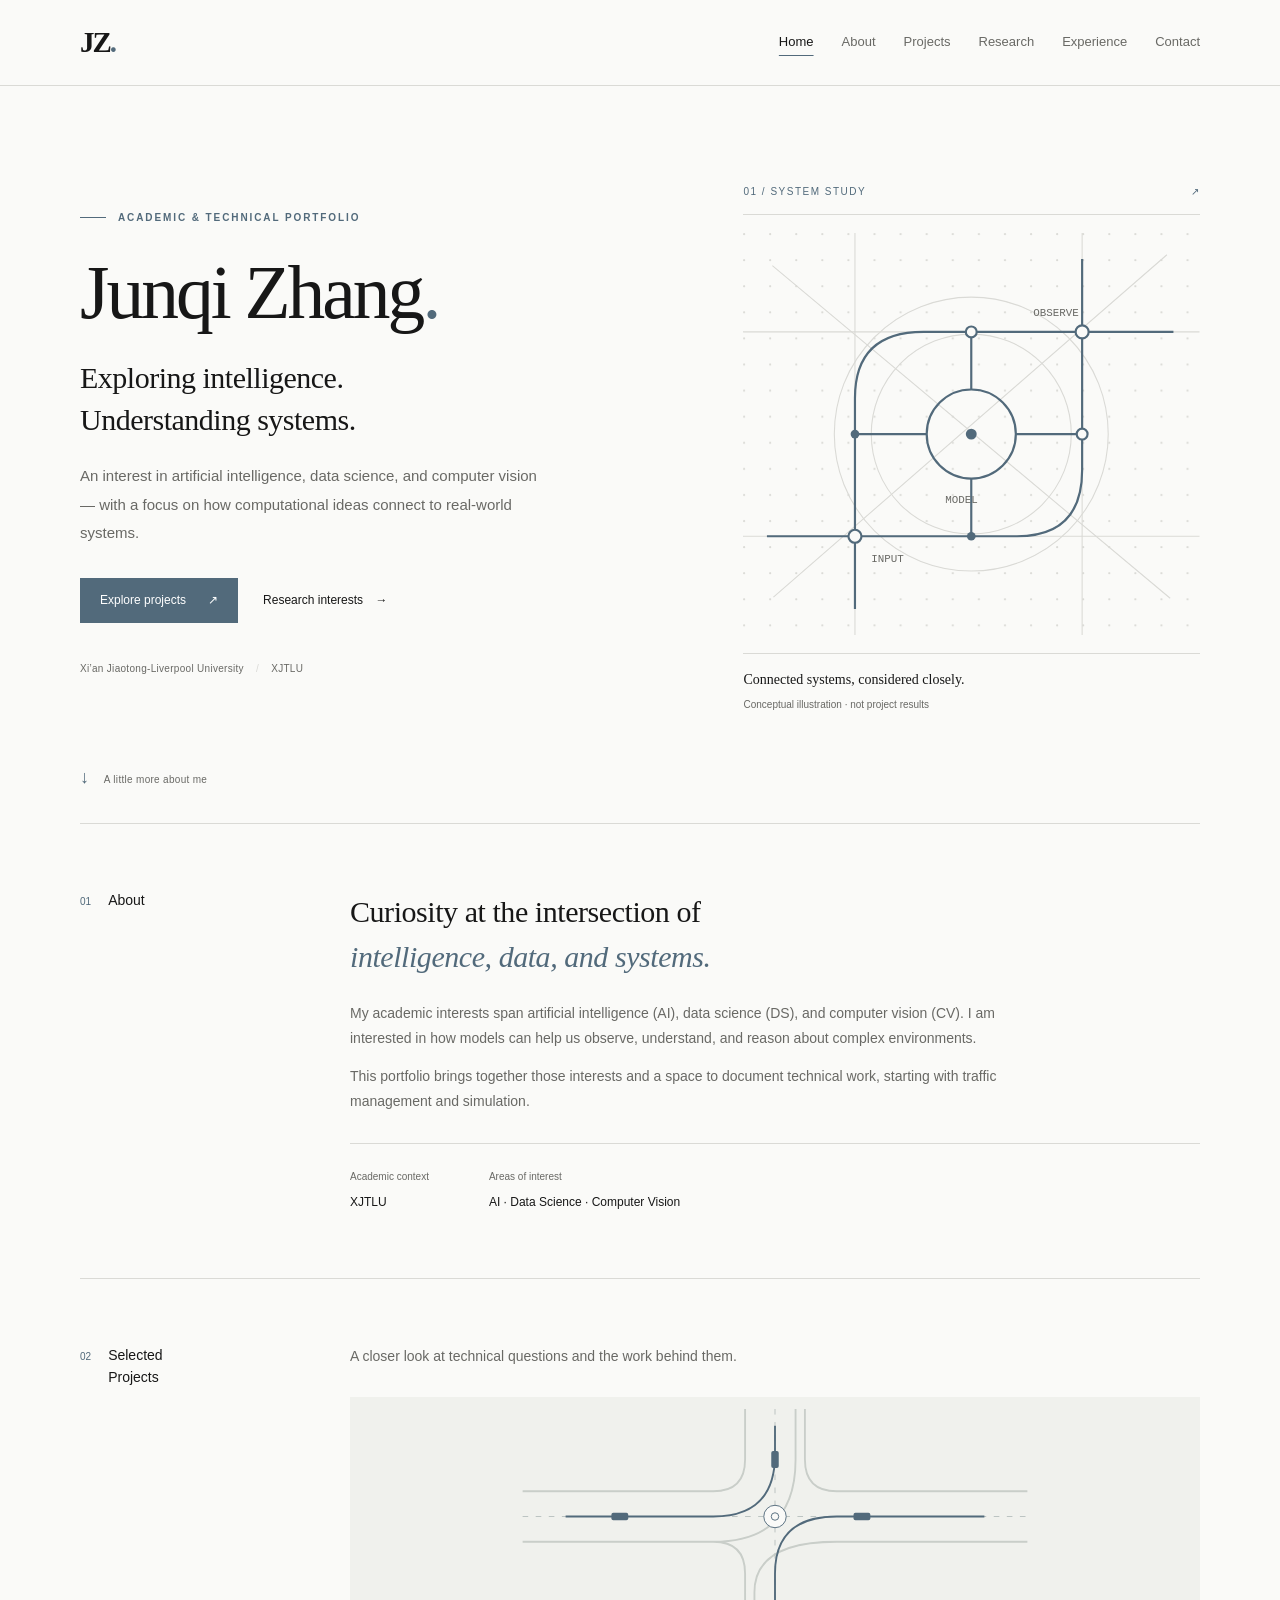
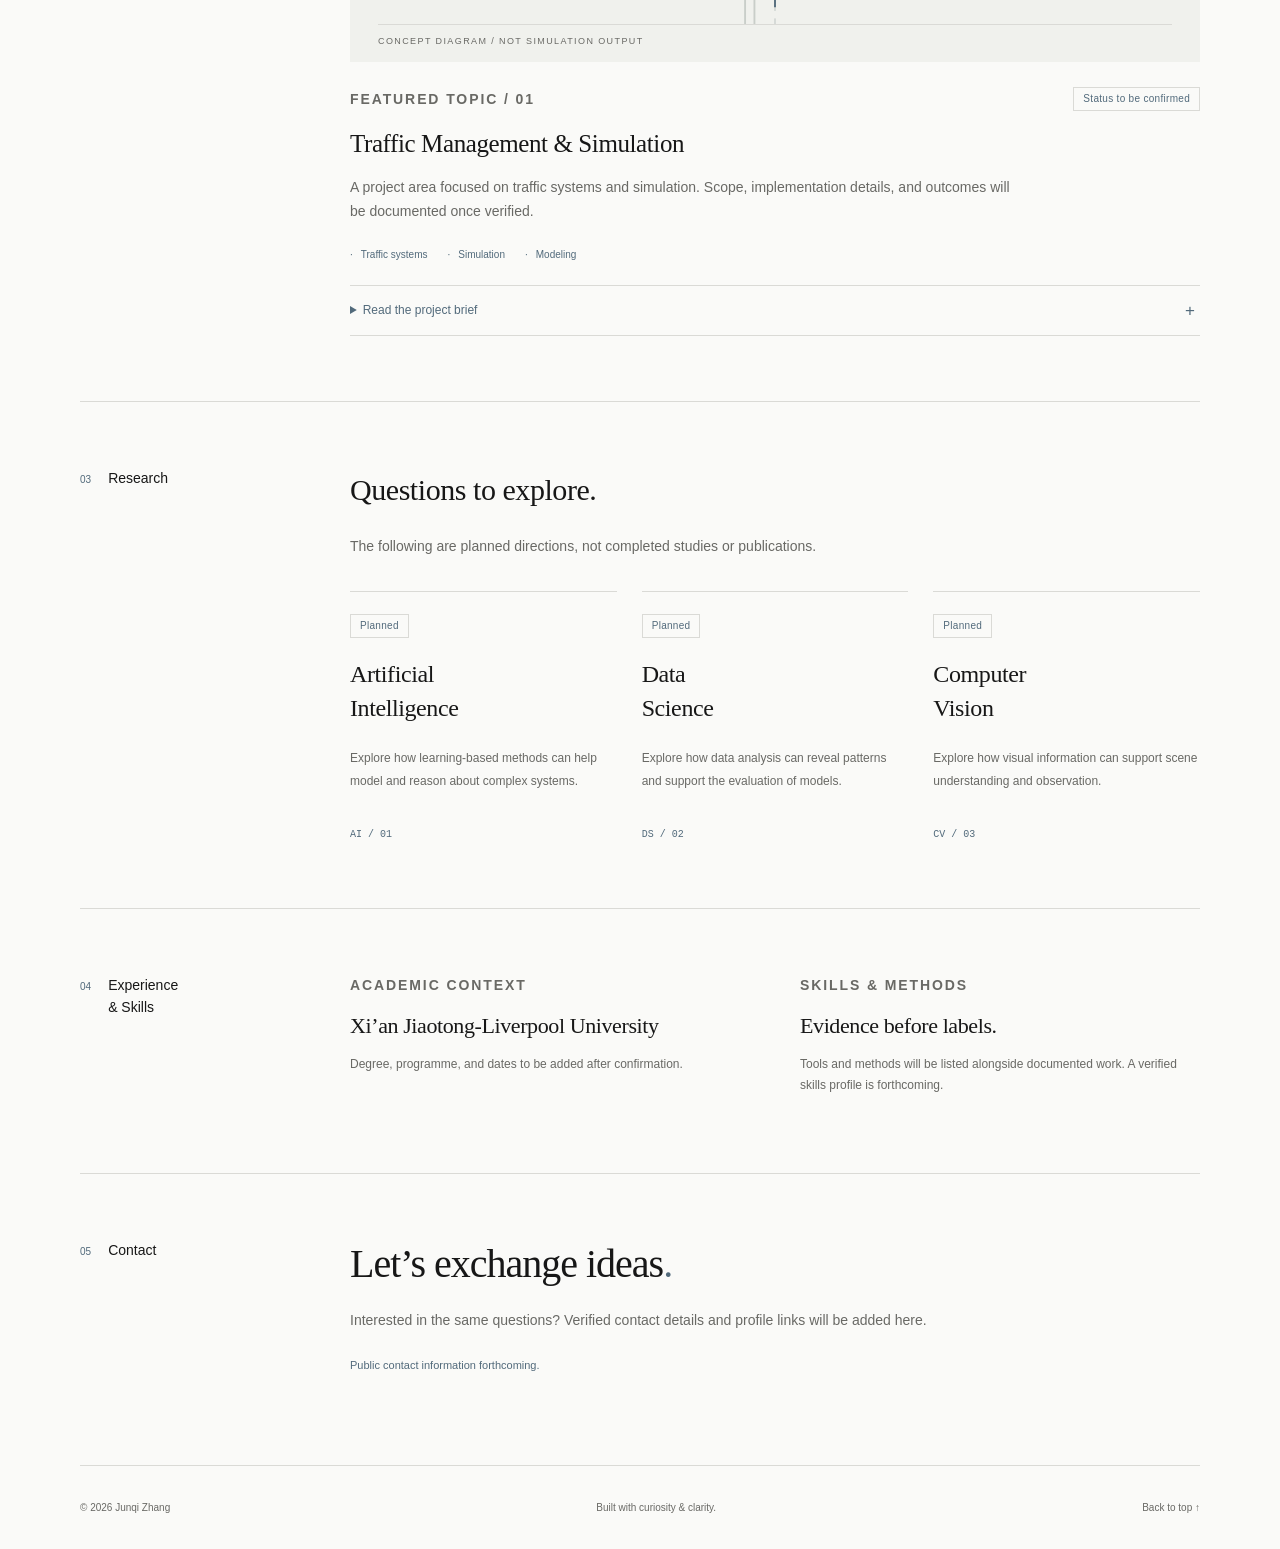
<file: index.html>
<!doctype html>
<html lang="en">
<head>
  <meta charset="utf-8">
  <meta name="viewport" content="width=device-width, initial-scale=1">
  <meta name="description" content="Junqi Zhang — academic and technical portfolio. Interests in artificial intelligence, data science, computer vision, and traffic simulation.">
  <meta name="theme-color" content="#FAFAF8">
  <title>Junqi Zhang — Academic &amp; Technical Portfolio</title>
  <link rel="icon" href="assets/favicon.svg" type="image/svg+xml">
  <link rel="stylesheet" href="assets/styles.css">
  <script src="assets/main.js" defer></script>
</head>
<body>
  <a class="skip-link" href="#main">Skip to content</a>
  <header class="site-header">
    <div class="header-inner">
      <a class="wordmark" href="#home" aria-label="Junqi Zhang, home">JZ<span aria-hidden="true">.</span></a>
      <button class="menu-toggle" type="button" aria-expanded="false" aria-controls="navigation" hidden>Menu <span aria-hidden="true">+</span></button>
      <nav id="navigation" aria-label="Main navigation">
        <a href="#home" aria-current="location">Home</a>
        <a href="#about">About</a>
        <a href="#projects">Projects</a>
        <a href="#research">Research</a>
        <a href="#experience">Experience</a>
        <a href="#contact">Contact</a>
      </nav>
    </div>
  </header>

  <main id="main" tabindex="-1">
    <section class="hero container" id="home" aria-labelledby="hero-title">
      <div class="hero-copy">
        <p class="eyebrow"><span class="small-rule" aria-hidden="true"></span> Academic &amp; technical portfolio</p>
        <h1 id="hero-title">Junqi Zhang<span class="accent">.</span></h1>
        <p class="hero-subtitle">Exploring intelligence.<br>Understanding systems.</p>
        <p class="hero-description">An interest in artificial intelligence, data science, and computer vision — with a focus on how computational ideas connect to real-world systems.</p>
        <div class="hero-actions">
          <a class="button" href="#projects">Explore projects <span aria-hidden="true">↗</span></a>
          <a class="text-link" href="#research">Research interests <span aria-hidden="true">→</span></a>
        </div>
        <p class="affiliation">Xi’an Jiaotong-Liverpool University <span> / </span> XJTLU</p>
      </div>
      <figure class="hero-figure">
        <div class="figure-header"><span>01 / SYSTEM STUDY</span><span aria-hidden="true">↗</span></div>
        <svg class="system-diagram" viewBox="0 0 420 370" role="img" aria-labelledby="diagram-title diagram-desc">
          <title id="diagram-title">An abstract network of connected routes</title>
          <desc id="diagram-desc">A conceptual illustration of traffic routes and connected systems. This is not project data or a research result.</desc>
          <defs>
            <pattern id="grid" width="24" height="24" patternUnits="userSpaceOnUse"><circle cx="1" cy="1" r="1" fill="#DADAD6"/></pattern>
          </defs>
          <rect width="420" height="370" fill="url(#grid)"/>
          <g fill="none" stroke="#DADAD6" stroke-width="1">
            <path d="M0 91H420M0 279H420M103 0V370M312 0V370"/>
            <circle cx="210" cy="185" r="126"/><circle cx="210" cy="185" r="92"/>
            <path d="M28 335 390 20M27 30 393 336"/>
          </g>
          <g fill="none" stroke="#526A7B" stroke-width="2">
            <path d="M22 279H103V152Q103 91 166 91H312V24"/>
            <path d="M103 346V279H252Q312 279 312 218V91H396"/>
            <circle cx="210" cy="185" r="41"/>
            <path d="M169 185H103M251 185H312M210 144V91M210 226V279"/>
          </g>
          <g fill="#FAFAF8" stroke="#526A7B" stroke-width="2">
            <circle cx="103" cy="279" r="6"/><circle cx="312" cy="91" r="6"/><circle cx="210" cy="91" r="5"/><circle cx="312" cy="185" r="5"/>
          </g>
          <g fill="#526A7B"><circle cx="103" cy="185" r="4"/><circle cx="210" cy="279" r="4"/><circle cx="210" cy="185" r="5"/></g>
          <g fill="#696965" font-family="monospace" font-size="10"><text x="118" y="303">INPUT</text><text x="267" y="76">OBSERVE</text><text x="186" y="248">MODEL</text></g>
        </svg>
        <figcaption><span>Connected systems, considered closely.</span><span class="figure-note">Conceptual illustration · not project results</span></figcaption>
      </figure>
      <a class="scroll-note" href="#about"><span aria-hidden="true">↓</span> A little more about me</a>
    </section>

    <section class="section container" id="about" aria-labelledby="about-title">
      <div class="section-label"><span class="section-number">01</span><h2 id="about-title">About</h2></div>
      <div class="section-content about-content">
        <p class="lead">Curiosity at the intersection of<br class="desktop-break"> <em>intelligence, data, and systems.</em></p>
        <p>My academic interests span artificial intelligence (AI), data science (DS), and computer vision (CV). I am interested in how models can help us observe, understand, and reason about complex environments.</p>
        <p>This portfolio brings together those interests and a space to document technical work, starting with traffic management and simulation.</p>
        <dl class="about-facts"><div><dt>Academic context</dt><dd>XJTLU</dd></div><div><dt>Areas of interest</dt><dd>AI · Data Science · Computer Vision</dd></div></dl>
      </div>
    </section>

    <section class="section container" id="projects" aria-labelledby="projects-title">
      <div class="section-label"><span class="section-number">02</span><h2 id="projects-title">Selected <br>Projects</h2></div>
      <div class="section-content">
        <p class="section-intro">A closer look at technical questions and the work behind them.</p>
        <article class="project">
          <div class="project-art" aria-hidden="true">
            <svg viewBox="0 0 540 230" fill="none">
              <path d="M0 88H204Q238 88 238 54V0M0 142H204Q292 142 292 54V0M540 88H336Q302 88 302 54V0M540 142H336Q248 142 248 196V230M238 230V176Q238 142 204 142" stroke="#C9CEC9" stroke-width="2"/>
              <path d="M0 115H540M270 0V230" stroke="#B9C1BF" stroke-dasharray="6 8"/>
              <path d="M46 115H204Q270 115 270 49V18M270 212V176Q270 115 336 115H494" stroke="#526A7B" stroke-width="2"/>
              <g fill="#526A7B"><rect x="95" y="111" width="18" height="8" rx="2"/><rect x="354" y="111" width="18" height="8" rx="2"/><rect x="266" y="45" width="8" height="18" rx="2"/></g>
              <g fill="#FAFAF8" stroke="#526A7B"><circle cx="270" cy="115" r="12"/><circle cx="270" cy="115" r="4"/></g>
            </svg>
            <span>CONCEPT DIAGRAM / NOT SIMULATION OUTPUT</span>
          </div>
          <div class="project-heading"><p class="eyebrow">Featured topic / 01</p><span class="status">Status to be confirmed</span></div>
          <h3>Traffic Management &amp; Simulation</h3>
          <p>A project area focused on traffic systems and simulation. Scope, implementation details, and outcomes will be documented once verified.</p>
          <ul class="tags" aria-label="Project topics"><li>Traffic systems</li><li>Simulation</li><li>Modeling</li></ul>
          <details class="project-brief"><summary>Read the project brief <span aria-hidden="true">+</span></summary>
            <div class="brief-content"><p><strong>Topic.</strong> Traffic management and simulation.</p><p><strong>Documentation to add.</strong> Problem definition, personal contribution, tools, reproducible methods, and supporting evidence.</p><p><strong>Current record.</strong> Completion status and results have not been supplied. No implementation or performance claims are made here.</p></div>
          </details>
        </article>
      </div>
    </section>

    <section class="section container" id="research" aria-labelledby="research-title">
      <div class="section-label"><span class="section-number">03</span><h2 id="research-title">Research</h2></div>
      <div class="section-content">
        <p class="lead">Questions to explore.</p>
        <p class="section-intro">The following are planned directions, not completed studies or publications.</p>
        <div class="research-grid">
          <article><span class="status">Planned</span><h3>Artificial <br>Intelligence</h3><p>Explore how learning-based methods can help model and reason about complex systems.</p><span class="research-code" aria-hidden="true">AI / 01</span></article>
          <article><span class="status">Planned</span><h3>Data <br>Science</h3><p>Explore how data analysis can reveal patterns and support the evaluation of models.</p><span class="research-code" aria-hidden="true">DS / 02</span></article>
          <article><span class="status">Planned</span><h3>Computer <br>Vision</h3><p>Explore how visual information can support scene understanding and observation.</p><span class="research-code" aria-hidden="true">CV / 03</span></article>
        </div>
      </div>
    </section>

    <section class="section container" id="experience" aria-labelledby="experience-title">
      <div class="section-label"><span class="section-number">04</span><h2 id="experience-title">Experience<br>&amp; Skills</h2></div>
      <div class="section-content experience-grid">
        <div><p class="eyebrow">Academic context</p><h3>Xi’an Jiaotong-Liverpool University</h3><p class="muted">Degree, programme, and dates to be added after confirmation.</p></div>
        <div><p class="eyebrow">Skills &amp; methods</p><h3>Evidence before labels.</h3><p class="muted">Tools and methods will be listed alongside documented work. A verified skills profile is forthcoming.</p></div>
      </div>
    </section>

    <section class="section container contact-section" id="contact" aria-labelledby="contact-title">
      <div class="section-label"><span class="section-number">05</span><h2 id="contact-title">Contact</h2></div>
      <div class="section-content"><p class="contact-heading">Let’s exchange ideas<span class="accent">.</span></p><p>Interested in the same questions? Verified contact details and profile links will be added here.</p><p class="contact-note">Public contact information forthcoming.</p></div>
    </section>
  </main>
  <footer class="container site-footer"><p>© <span id="year">2026</span> Junqi Zhang</p><span>Built with curiosity &amp; clarity.</span><a href="#home">Back to top <span aria-hidden="true">↑</span></a></footer>
</body>
</html>
</file>
<file: assets/styles.css>
:root {
  color-scheme: light;
  --paper: #FAFAF8;
  --ink: #171717;
  --secondary: #777777;
  --readable-secondary: #696965;
  --line: #DADAD6;
  --accent: #526A7B;
  --wash: #F0F1ED;
  --sans: -apple-system, BlinkMacSystemFont, "Segoe UI", sans-serif;
  --serif: "Iowan Old Style", "Palatino Linotype", "Book Antiqua", Georgia, serif;
}
* { box-sizing: border-box; }
html { scroll-behavior: smooth; scroll-padding-top: 108px; }
body { margin: 0; background: var(--paper); color: var(--ink); font-family: var(--sans); font-size: 16px; line-height: 1.75; -webkit-font-smoothing: antialiased; }
a { color: inherit; text-underline-offset: 5px; }
a, button, summary { -webkit-tap-highlight-color: transparent; }
a:hover { color: var(--accent); }
button { font: inherit; }
:focus-visible { outline: 2px solid var(--accent); outline-offset: 5px; }
::selection { background: #dce4e8; color: var(--ink); }
[hidden] { display: none !important; }
.container, .header-inner { width: min(1120px, calc(100% - 96px)); margin-inline: auto; }
.skip-link { position: fixed; top: 8px; left: 16px; z-index: 20; padding: 8px 16px; background: var(--ink); color: var(--paper); transform: translateY(-160%); }
.skip-link:focus { transform: translateY(0); }
.site-header { position: sticky; top: 0; z-index: 10; background: var(--paper); border-bottom: 1px solid var(--line); }
.header-inner { display: flex; align-items: center; justify-content: space-between; min-height: 85px; gap: 24px; }
.wordmark { font-family: var(--serif); font-size: 29px; font-weight: bold; letter-spacing: -2px; text-decoration: none; }
.wordmark span { color: var(--accent); }
nav { display: flex; flex-wrap: wrap; gap: 28px; }
nav a { font-size: 13px; color: var(--readable-secondary); text-decoration: none; padding-block: 10px; }
nav a[aria-current] { color: var(--ink); text-decoration: underline; text-decoration-color: var(--accent); text-underline-offset: 9px; }
.menu-toggle { border: 1px solid var(--line); background: transparent; padding: 6px 12px; color: var(--ink); }
.hero { display: grid; grid-template-columns: 1.3fr 1fr; column-gap: 70px; align-items: center; padding-top: 88px; padding-bottom: 30px; min-height: 665px; }
.eyebrow { display: flex; align-items: center; gap: 12px; font-size: 10px; line-height: 1.6; font-weight: 600; text-transform: uppercase; letter-spacing: 1.9px; color: var(--accent); }
.small-rule { width: 26px; height: 1px; background: var(--accent); }
h1 { font-family: var(--serif); font-size: clamp(50px, 5.9vw, 78px); font-weight: 400; line-height: 1.12; letter-spacing: -3px; margin: 25px 0 22px; }
.accent { color: var(--accent); }
.hero-subtitle { font-family: var(--serif); font-size: 30px; line-height: 1.4; margin-block: 0 21px; letter-spacing: -.5px; }
.hero-description { max-width: 460px; color: var(--readable-secondary); font-size: 15px; line-height: 1.9; }
.hero-actions { display: flex; flex-wrap: wrap; align-items: center; gap: 25px; margin-top: 30px; }
.button { display: inline-flex; align-items: center; justify-content: space-between; gap: 22px; background: var(--accent); color: #fff; padding: 11px 19px; text-decoration: none; font-size: 12px; border: 1px solid var(--accent); transition: background .15s; }
.button:hover { background: var(--ink); color: #fff; }
.text-link { font-size: 12px; text-decoration: none; padding-block: 11px; }
.text-link span { margin-left: 9px; }
.affiliation { color: var(--readable-secondary); font-size: 10px; margin-top: 37px; letter-spacing: .3px; }
.affiliation span { color: var(--line); padding-inline: 9px; }
.hero-figure { margin: 10px 0 0; min-width: 0; }
.figure-header { display: flex; justify-content: space-between; font: 10px/1.5 var(--sans); letter-spacing: 1.5px; color: var(--accent); padding-bottom: 15px; border-bottom: 1px solid var(--line); }
.system-diagram { display: block; width: 100%; height: auto; margin-block: 18px; }
figcaption { border-top: 1px solid var(--line); padding-top: 14px; font-family: var(--serif); font-size: 14px; }
.figure-note { display: block; margin-top: 3px; font: 10px/1.7 var(--sans); color: var(--readable-secondary); }
.scroll-note { grid-column: 1 / -1; margin-top: 49px; text-decoration: none; color: var(--readable-secondary); font-size: 10px; letter-spacing: .3px; }
.scroll-note span { display: inline-block; margin-right: 12px; color: var(--accent); font-size: 18px; }
.section { display: grid; grid-template-columns: 215px minmax(0, 1fr); gap: 55px; padding-block: 65px; border-top: 1px solid var(--line); }
.section-label { display: flex; align-items: baseline; gap: 17px; }
.section-number { font-size: 10px; color: var(--accent); font-variant-numeric: tabular-nums; }
h2 { margin: 0; font-size: 14px; line-height: 1.6; font-weight: 500; }
.section-content { min-width: 0; }
.section-content > :first-child { margin-top: 0; }
.section-content p { color: var(--readable-secondary); font-size: 14px; }
.section-content .lead { font-family: var(--serif); font-size: 30px; line-height: 1.5; color: var(--ink); margin-bottom: 22px; letter-spacing: -.45px; }
.lead em { font-weight: 400; color: var(--accent); }
.about-content > p:not(.lead) { max-width: 690px; }
.about-facts { display: flex; gap: 60px; border-top: 1px solid var(--line); padding-top: 24px; margin: 30px 0 0; }
dt, .eyebrow { font-size: 10px; }
dt { color: var(--readable-secondary); margin-bottom: 6px; }
dd { font-size: 12px; margin: 0; }
.section-intro { margin-bottom: 29px; }
.project-art { background: var(--wash); padding: 12px 28px; margin-bottom: 25px; overflow: hidden; }
.project-art svg { display: block; width: 100%; height: 215px; }
.project-art > span { display: block; font-size: 9px; letter-spacing: 1.4px; color: var(--readable-secondary); padding-top: 9px; border-top: 1px solid var(--line); }
.project-heading { display: flex; align-items: center; justify-content: space-between; flex-wrap: wrap; gap: 8px; }
.project-heading .eyebrow { margin: 0; }
.status { display: inline-block; font-size: 10px; line-height: 1.6; padding: 3px 9px; border: 1px solid var(--line); color: var(--accent); letter-spacing: .3px; }
h3 { font-family: var(--serif); font-weight: 400; font-size: 25px; line-height: 1.4; margin: 15px 0 10px; letter-spacing: -.4px; }
.project > p { max-width: 660px; }
.tags { display: flex; flex-wrap: wrap; gap: 9px 20px; padding: 0; margin: 22px 0; list-style: none; }
.tags li { font-size: 10px; color: var(--accent); }
.tags li::before { content: '·'; margin-right: 8px; }
.project-brief { border-top: 1px solid var(--line); border-bottom: 1px solid var(--line); }
summary { cursor: pointer; padding: 14px 0; font-size: 12px; color: var(--accent); }
summary span { float: right; margin-right: 5px; font-size: 17px; line-height: 1.3; }
details[open] summary span { transform: rotate(45deg); }
.brief-content { padding-bottom: 10px; }
.research-grid { display: grid; grid-template-columns: repeat(3, minmax(0, 1fr)); gap: 25px; margin-top: 32px; }
.research-grid article { border-top: 1px solid var(--line); padding-top: 22px; display: flex; flex-direction: column; align-items: flex-start; }
.research-grid h3 { font-size: 24px; margin-top: 20px; }
.research-grid p { font-size: 12px; line-height: 1.9; }
.research-code { font: 10px/1.6 monospace; color: var(--accent); padding-top: 22px; margin-top: auto; }
.experience-grid { display: grid; grid-template-columns: 1fr 1fr; gap: 50px; }
.experience-grid .eyebrow { margin-top: 0; }
.experience-grid h3 { font-size: 22px; }
.experience-grid .muted { font-size: 12px; }
.contact-section { padding-block: 65px 78px; }
.section-content .contact-heading { font: 40px/1.25 var(--serif); color: var(--ink); letter-spacing: -1px; margin-bottom: 19px; }
.section-content .contact-note { color: var(--accent); font-size: 11px; margin-top: 24px; }
.site-footer { display: flex; align-items: center; justify-content: space-between; gap: 20px; border-top: 1px solid var(--line); padding-block: 23px; font-size: 10px; color: var(--readable-secondary); }
.site-footer p { margin: 0; }
.site-footer a { text-decoration: none; padding-block: 10px; }
@media (min-width: 1500px) { .hero { min-height: 720px; } }
@media (max-width: 1000px) {
  .container, .header-inner { width: calc(100% - 64px); }
  .hero { gap: 35px; padding-top: 65px; }
  nav { gap: 20px; }
  .section { grid-template-columns: 155px minmax(0, 1fr); gap: 30px; }
  .hero-actions { gap: 15px; }
  .affiliation { max-width: 290px; }
  .research-grid { gap: 18px; }
}
@media (max-width: 720px) {
  html { scroll-padding-top: 90px; }
  .container, .header-inner { width: calc(100% - 40px); }
  .header-inner { min-height: 72px; flex-wrap: wrap; gap: 0; }
  .wordmark { margin-block: 12px; }
  .menu-toggle { margin-left: auto; font-size: 12px; }
  nav { width: 100%; gap: 5px 22px; padding: 0 0 16px; }
  .js-ready nav { display: none; }
  .js-ready nav.is-open { display: flex; }
  nav a { font-size: 12px; min-height: 44px; }
  .hero { grid-template-columns: 1fr; min-height: auto; padding-top: 52px; gap: 0; }
  h1 { font-size: clamp(45px, 11vw, 68px); letter-spacing: -2.5px; }
  .hero-subtitle { font-size: 28px; }
  .hero-description { max-width: 500px; }
  .affiliation { max-width: none; margin-top: 28px; }
  .hero-figure { margin-top: 35px; max-width: 420px; width: 100%; justify-self: center; }
  .system-diagram { max-height: 300px; }
  .scroll-note { margin-top: 26px; }
  .section { grid-template-columns: 1fr; gap: 27px; padding-block: 40px; }
  .section-label { gap: 12px; }
  .section-label br { display: none; }
  .section-label br::after { content: ' '; }
  h2 { font-size: 15px; }
  .section-content .lead { font-size: 27px; }
  .desktop-break { display: none; }
  .about-facts { gap: 22px; flex-wrap: wrap; }
  .project-art { padding-inline: 14px; }
  .project-art svg { height: 170px; }
  .project-art > span { font-size: 8px; letter-spacing: .7px; }
  .research-grid { gap: 24px; grid-template-columns: 1fr; }
  .research-grid h3 br { display: none; }
  .research-grid h3 { font-size: 25px; }
  .research-grid p { font-size: 14px; margin-top: 0; }
  .research-code { padding-top: 7px; }
  .experience-grid { grid-template-columns: 1fr; gap: 25px; }
  .section-content .contact-heading { font-size: 34px; }
  .site-footer { flex-wrap: wrap; gap: 4px 20px; }
  .site-footer > span { display: none; }
}
@media (prefers-reduced-motion: reduce) {
  html { scroll-behavior: auto; }
  *, *::before, *::after { transition: none !important; }
}
</file>
